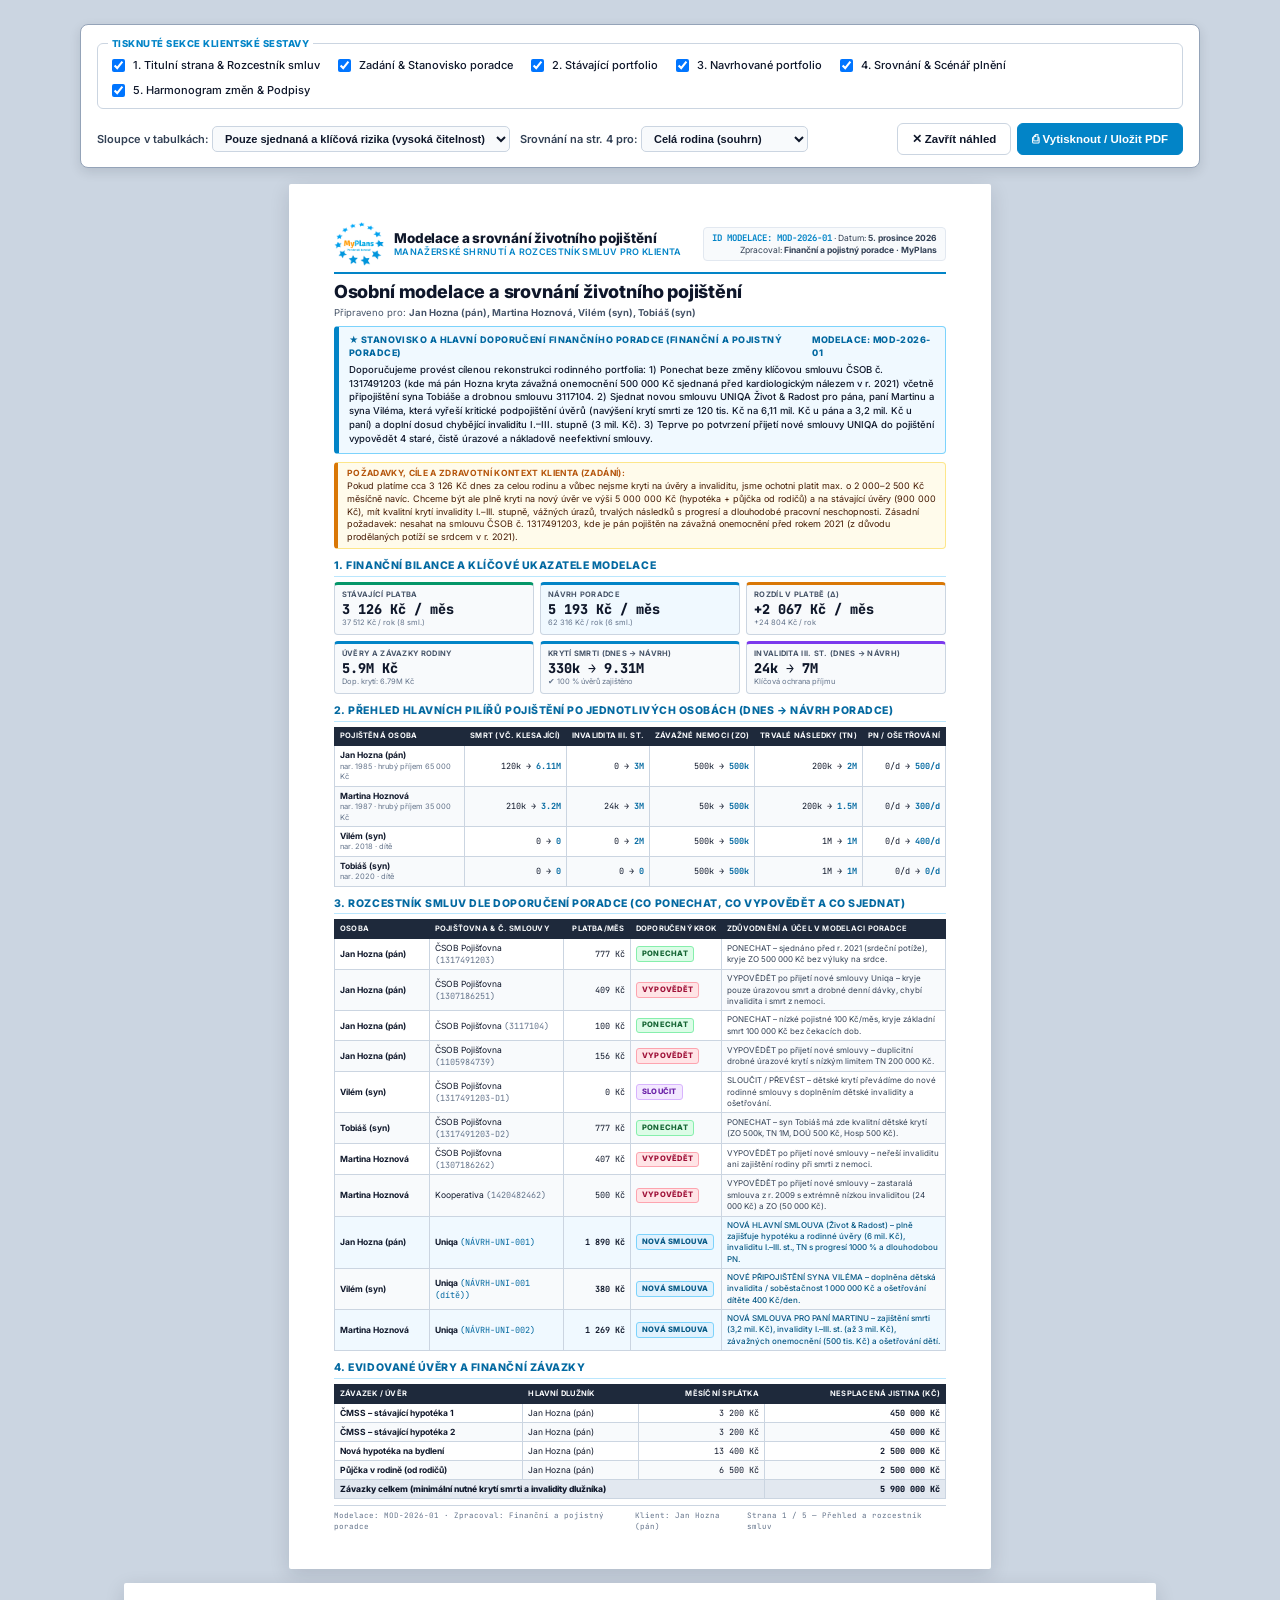
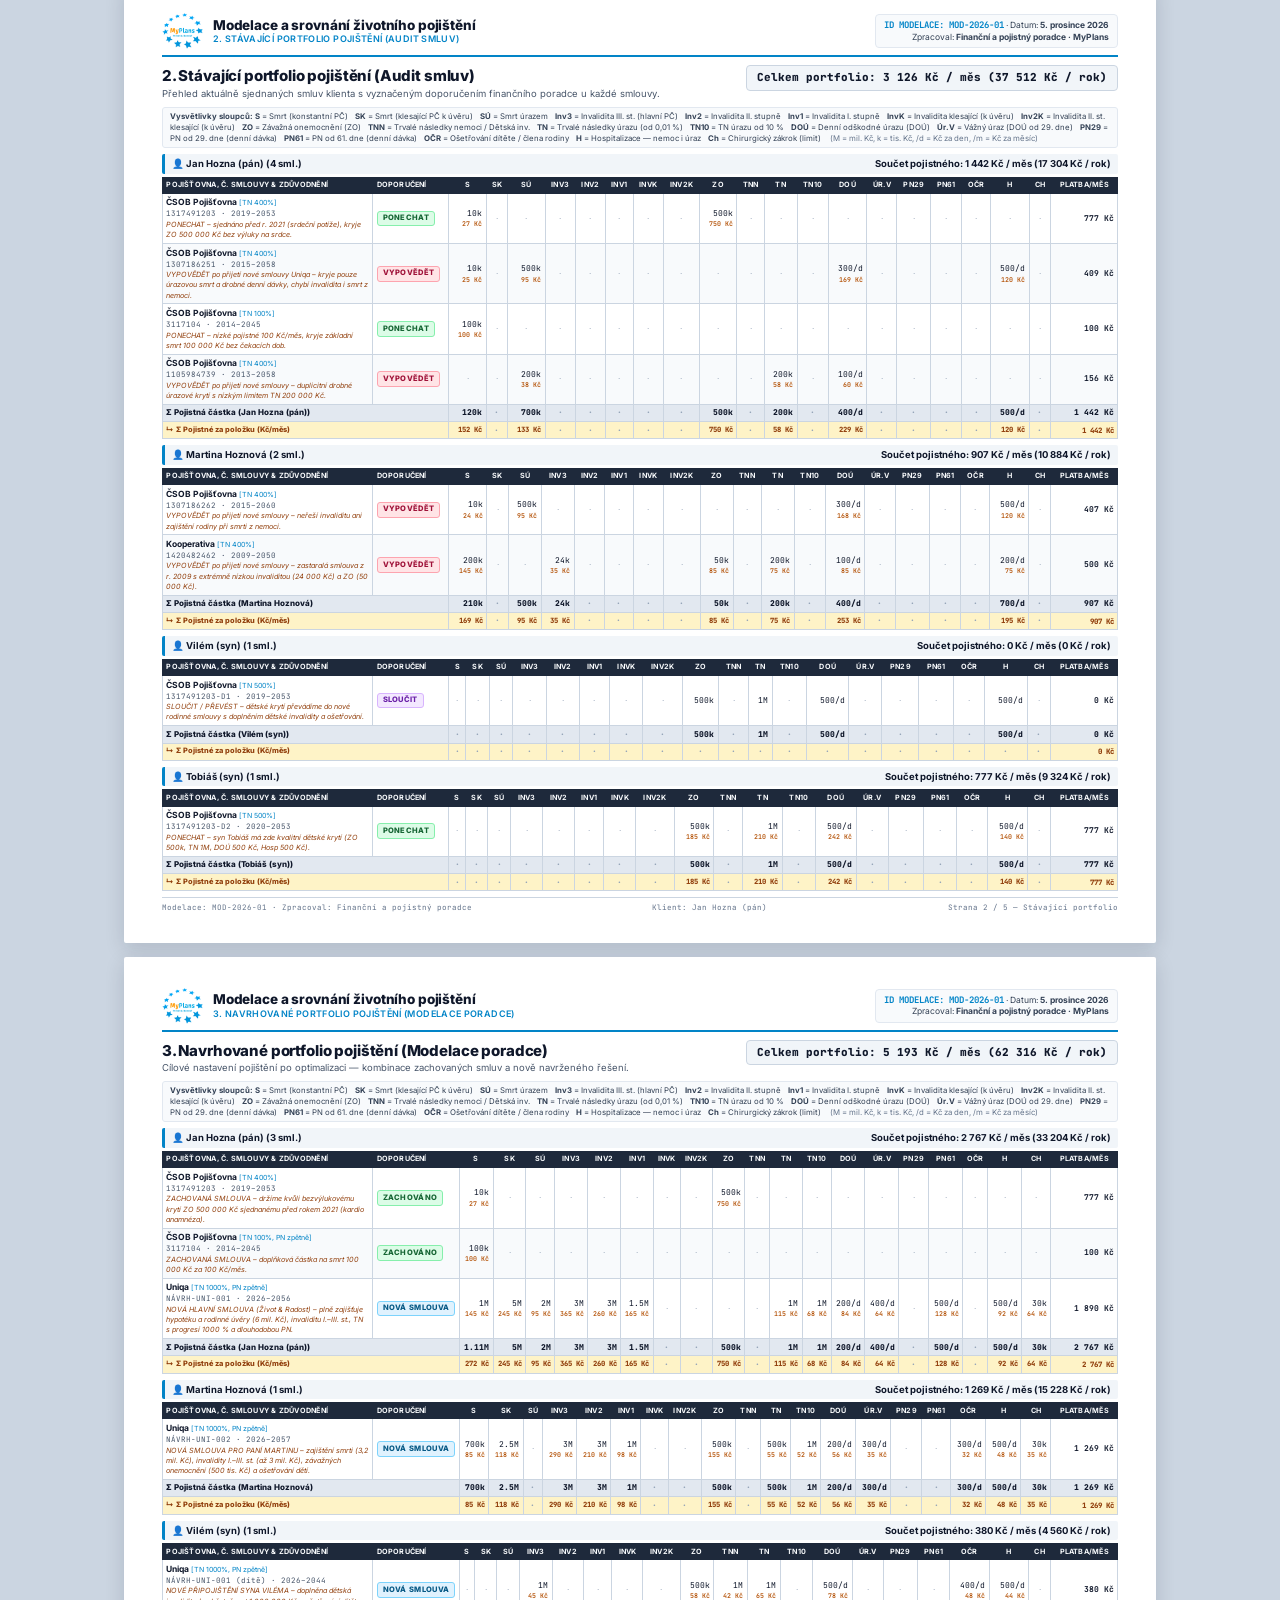
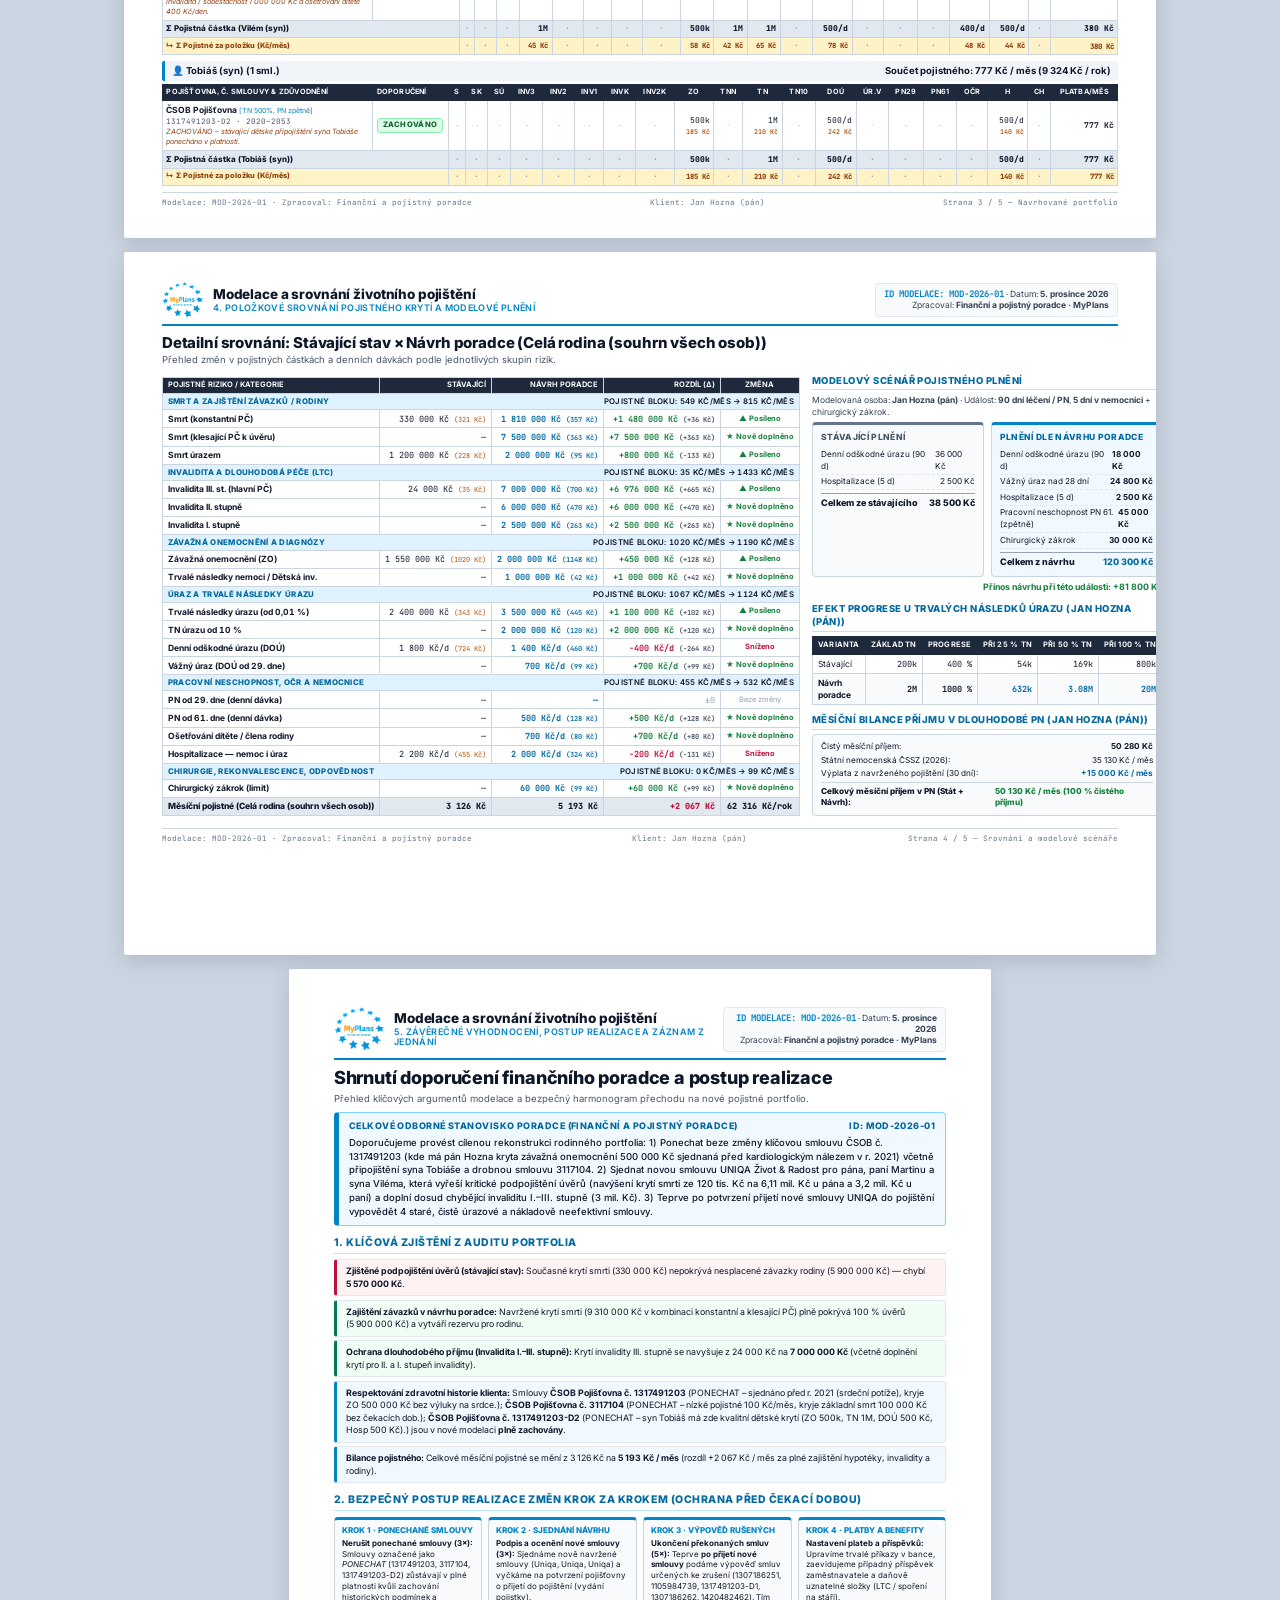
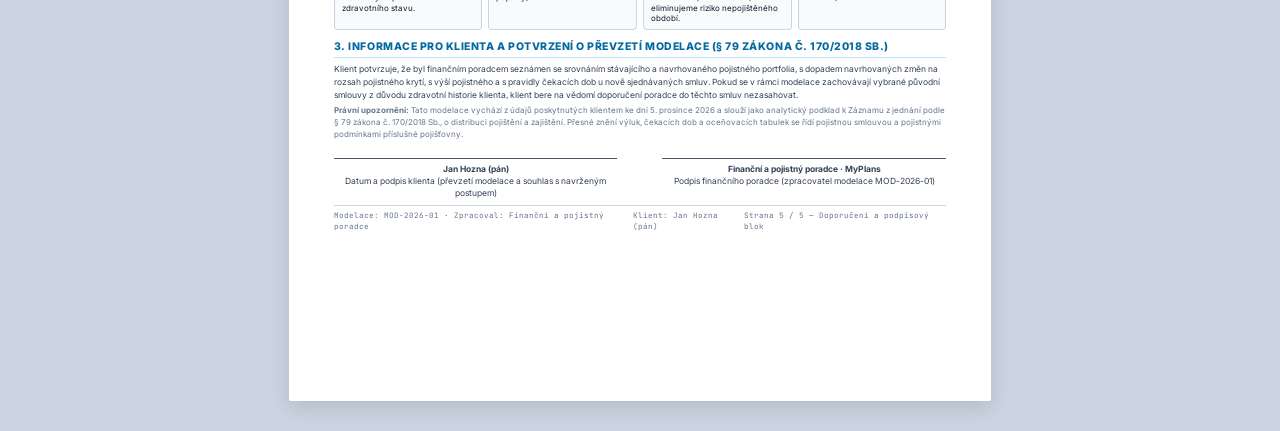
<file: soubory/tisk.html>
<!DOCTYPE html>
<html lang="cs">
<head>
    <meta charset="UTF-8">
    <meta name="viewport" content="width=device-width, initial-scale=1.0">
    <title>Srovnání a modelace životního pojištění – Klientská sestava</title>
    <script src="insurance-data.js?v=20261105_7"></script>
    <style>
        @import url('https://fonts.googleapis.com/css2?family=Inter:wght@300;400;500;600;700;800&family=JetBrains+Mono:wght@400;500;700&display=swap');

        *, *::before, *::after { box-sizing: border-box; }

        :root {
            /* A4 landscape inner area at 12mm margin = 273×186mm */
            --page-w: 273mm;
            --page-h: 186mm;
        }

        body {
            font-family: 'Inter', sans-serif;
            background: #cbd5e1;
            color: #0f172a;
            margin: 0;
            padding: 16px;
            font-size: 10px;
            line-height: 1.42;
        }

        /* ── TOOLBAR (skryto při tisku) ── */
        .toolbar {
            max-width: 1120px;
            margin: 8px auto 16px;
            background: #ffffff;
            border: 1px solid #94a3b8;
            border-radius: 8px;
            padding: 12px 16px;
            display: flex;
            align-items: center;
            flex-wrap: wrap;
            gap: 14px;
            box-shadow: 0 4px 12px rgba(15,23,42,.12);
        }
        .toolbar fieldset {
            border: 1px solid #cbd5e1;
            border-radius: 6px;
            margin: 0;
            padding: 6px 10px 8px;
            flex: 1 1 auto;
        }
        .toolbar legend {
            font-size: 9.5px;
            font-weight: 800;
            text-transform: uppercase;
            letter-spacing: 0.05em;
            color: #0284c7;
            padding: 0 4px;
        }
        .toolbar .checks {
            display: flex;
            flex-wrap: wrap;
            gap: 6px 14px;
        }
        .toolbar .checks label {
            display: inline-flex;
            align-items: center;
            gap: 5px;
            font-size: 11px;
            color: #0f172a;
            font-weight: 500;
            cursor: pointer;
        }
        .toolbar select {
            font-size: 11px;
            padding: 5px 8px;
            border: 1px solid #cbd5e1;
            border-radius: 5px;
            background: #f8fafc;
            color: #0f172a;
            font-weight: 600;
        }
        .toolbar button {
            font-size: 11.5px;
            font-weight: 700;
            padding: 8px 14px;
            border: 1px solid #cbd5e1;
            border-radius: 6px;
            background: #ffffff;
            color: #0f172a;
            cursor: pointer;
        }
        .toolbar button:hover { background: #f1f5f9; }
        .toolbar button.primary { background: #0284c7; color: white; border-color: #0284c7; }
        .toolbar button.primary:hover { background: #0369a1; }

        /* ── PAGES ── */
        .page {
            width: var(--page-w);
            min-height: var(--page-h);
            margin: 0 auto 14px;
            background: #ffffff;
            padding: 8mm 10mm;
            box-shadow: 0 6px 20px rgba(15,23,42,.14);
            border-radius: 2px;
            page-break-after: always;
            position: relative;
            overflow: hidden;
        }
        .page:last-of-type { page-break-after: auto; }

        .page.portrait {
            width: 186mm;
            min-height: 273mm;
            padding: 10mm 12mm;
        }

        /* ── LETTERHEAD (Hlavička s jasnou identifikací poradce a modelace) ── */
        .letterhead {
            display: flex;
            justify-content: space-between;
            align-items: center;
            border-bottom: 2.5px solid #0284c7;
            padding-bottom: 6px;
            margin-bottom: 8px;
            gap: 12px;
        }
        .letterhead .brand-with-logo {
            display: flex;
            align-items: center;
            gap: 10px;
        }
        .letterhead .logo-img {
            max-height: 36px;
            max-width: 145px;
            width: auto;
            height: auto;
            object-fit: contain;
        }
        .page.portrait .letterhead .logo-img { max-height: 44px; max-width: 170px; }
        .letterhead .brand {
            font-size: 13.5px;
            font-weight: 800;
            color: #0f172a;
            letter-spacing: -0.01em;
            line-height: 1.15;
        }
        .letterhead .brand .sub {
            font-size: 9px;
            font-weight: 600;
            color: #0284c7;
            display: block;
            margin-top: 1px;
            text-transform: uppercase;
            letter-spacing: 0.04em;
        }
        .letterhead .meta {
            font-size: 8.5px;
            color: #334155;
            text-align: right;
            line-height: 1.35;
            background: #f8fafc;
            border: 1px solid #e2e8f0;
            border-radius: 4px;
            padding: 4px 8px;
        }
        .letterhead .meta .model-id {
            font-family: 'JetBrains Mono', monospace;
            font-weight: 700;
            color: #0284c7;
            font-size: 9px;
        }

        h1.doc-title {
            font-size: 15px;
            font-weight: 800;
            color: #0f172a;
            margin: 0 0 2px 0;
            letter-spacing: -0.01em;
            line-height: 1.15;
        }
        .page.portrait h1.doc-title { font-size: 18px; margin-bottom: 3px; }
        p.doc-subtitle {
            font-size: 9.5px;
            color: #475569;
            margin: 0 0 7px 0;
        }

        h2.section {
            font-size: 9.5px;
            font-weight: 800;
            text-transform: uppercase;
            letter-spacing: 0.05em;
            color: #0369a1;
            margin: 8px 0 4px 0;
            padding-bottom: 2px;
            border-bottom: 1.5px solid #bae6fd;
            display: flex;
            align-items: center;
            justify-content: space-between;
        }
        .page.portrait h2.section { font-size: 10.5px; margin: 10px 0 5px 0; }
        h3.subsec {
            font-size: 9.5px;
            font-weight: 700;
            color: #0f172a;
            margin: 6px 0 3px 0;
            display: flex;
            align-items: center;
            justify-content: space-between;
            background: #f1f5f9;
            padding: 3px 7px;
            border-left: 3px solid #0284c7;
            border-radius: 2px;
        }

        /* ── ADVISOR RECOMMENDATION HERO BOX ── */
        .advisor-hero {
            background: #f0f9ff;
            border: 1.5px solid #7dd3fc;
            border-left: 5px solid #0284c7;
            border-radius: 4px;
            padding: 7px 10px;
            margin: 6px 0 8px;
        }
        .advisor-hero .hero-title {
            font-size: 9px;
            font-weight: 800;
            text-transform: uppercase;
            letter-spacing: 0.05em;
            color: #0369a1;
            margin-bottom: 3px;
            display: flex;
            justify-content: space-between;
        }
        .advisor-hero .hero-body {
            font-size: 9.5px;
            line-height: 1.45;
            color: #0f172a;
            font-weight: 500;
        }

        .brief {
            background: #fffbeb;
            border: 1px solid #fde68a;
            border-left: 4px solid #d97706;
            border-radius: 4px;
            padding: 5px 9px;
            font-size: 9px;
            line-height: 1.4;
            color: #451a03;
            margin: 5px 0 7px;
        }
        .brief strong.lbl {
            text-transform: uppercase;
            font-size: 8.5px;
            color: #b45309;
            letter-spacing: 0.04em;
            display: block;
            margin-bottom: 1px;
        }

        /* ── KPI ROW ── */
        .kpi-row {
            display: grid;
            grid-template-columns: repeat(6, 1fr);
            gap: 5px;
            margin: 5px 0 8px;
        }
        .kpi {
            border: 1px solid #cbd5e1;
            border-top: 3px solid #0284c7;
            border-radius: 4px;
            padding: 5px 7px;
            background: #f8fafc;
        }
        .kpi .lbl { font-size: 7.5px; text-transform: uppercase; letter-spacing: 0.04em; color: #475569; font-weight: 700; }
        .kpi .val { font-family: 'JetBrains Mono', monospace; font-size: 12px; font-weight: 800; color: #0f172a; margin-top: 1px; line-height: 1.15; }
        .kpi .sub { font-size: 7.5px; color: #64748b; margin-top: 1px; }
        .kpi.curr { border-top-color: #059669; }
        .kpi.prop { border-top-color: #0284c7; background: #f0f9ff; }
        .kpi.score { border-top-color: #7c3aed; }
        .kpi.diff-pos { border-top-color: #059669; }
        .kpi.diff-neg { border-top-color: #d97706; }

        .page.portrait .kpi-row { grid-template-columns: repeat(3, 1fr); gap: 6px; }
        .page.portrait .kpi .val { font-size: 13.5px; }

        /* ── STATUS BADGES (pro jednoznačnou identifikaci smluv) ── */
        .st-badge {
            display: inline-block;
            font-size: 7.5px;
            font-weight: 800;
            text-transform: uppercase;
            letter-spacing: 0.04em;
            padding: 1.5px 5px;
            border-radius: 3px;
            white-space: nowrap;
            border: 1px solid transparent;
        }
        .status-keep        { background: #dcfce7; color: #166534; border-color: #86efac; }
        .status-modify      { background: #fef3c7; color: #92400e; border-color: #fde68a; }
        .status-cancel      { background: #ffe4e6; color: #9f1239; border-color: #fda4af; }
        .status-consolidate { background: #f3e8ff; color: #6b21a8; border-color: #d8b4fe; }
        .status-new         { background: #e0f2fe; color: #075985; border-color: #7dd3fc; }

        /* ── TABLES ── */
        table.t {
            width: 100%;
            border-collapse: collapse;
            margin: 3px 0 6px;
            font-size: 8.5px;
            table-layout: auto;
        }
        table.t th {
            background: #1e293b;
            color: #f8fafc;
            font-weight: 700;
            padding: 3.5px 5px;
            text-align: left;
            text-transform: uppercase;
            letter-spacing: 0.03em;
            font-size: 7.5px;
            border: 1px solid #1e293b;
            white-space: nowrap;
        }
        table.t td {
            padding: 3px 5px;
            border: 1px solid #cbd5e1;
            vertical-align: middle;
            font-size: 8.5px;
        }
        table.t tr:nth-child(even) td { background: #f8fafc; }
        table.t td.num {
            font-family: 'JetBrains Mono', monospace;
            font-variant-numeric: tabular-nums;
            text-align: right;
            white-space: nowrap;
        }
        table.t th.num { text-align: right; }
        table.t td.dash { text-align: center; color: #94a3b8; }
        table.t tfoot td {
            background: #e2e8f0 !important;
            font-weight: 800;
            font-family: 'JetBrains Mono', monospace;
            text-align: right;
            border-top: 1.5px solid #475569;
            font-size: 8.5px;
        }
        table.t tfoot td:first-child { text-align: left; font-family: 'Inter', sans-serif; }

        table.t.wide th, table.t.wide td { padding: 2.5px 3.5px; font-size: 8px; }
        table.t.wide th { font-size: 7.2px; text-align: center; }
        table.t.wide th:first-child, table.t.wide th:nth-child(2) { text-align: left; }
        table.t.wide .meta .insurer { font-weight: 700; color: #0f172a; font-size: 8.5px; }
        table.t.wide .meta .cno { color: #475569; font-family: 'JetBrains Mono', monospace; font-size: 7.5px; }
        table.t.wide .meta .note { color: #92400e; font-style: italic; font-size: 7.2px; margin-top: 1px; }

        /* ── COMPARISON TABLE ── */
        .cmp {
            width: 100%;
            border-collapse: collapse;
            margin: 3px 0 6px;
            font-size: 8.5px;
        }
        .cmp th, .cmp td {
            padding: 2.5px 5px;
            border: 1px solid #cbd5e1;
            text-align: right;
            font-family: 'JetBrains Mono', monospace;
            font-variant-numeric: tabular-nums;
            white-space: nowrap;
        }
        .cmp th { background: #1e293b; color: #f8fafc; font-family: 'Inter', sans-serif; font-size: 7.5px; text-transform: uppercase; font-weight: 700; }
        .cmp th:first-child, .cmp td:first-child { text-align: left; font-family: 'Inter', sans-serif; }
        .cmp tr.grp-row td {
            background: #e0f2fe !important;
            color: #0369a1;
            font-family: 'Inter', sans-serif;
            font-weight: 800;
            font-size: 7.8px;
            text-transform: uppercase;
            letter-spacing: 0.04em;
            text-align: left;
            padding: 2px 5px;
        }
        .cmp tr.total td { background: #e2e8f0; font-weight: 800; border-top: 1.5px solid #475569; }
        .cmp .pos { color: #15803d; font-weight: 700; }
        .cmp .neg { color: #be123c; font-weight: 700; }
        .cmp .zero { color: #94a3b8; }

        /* ── SCENARIO & BOXES ── */
        .scen-grid {
            display: grid;
            grid-template-columns: 1fr 1fr;
            gap: 7px;
            margin: 4px 0;
        }
        .scen-box {
            border: 1px solid #cbd5e1;
            border-radius: 4px;
            padding: 6px 8px;
            background: #f8fafc;
        }
        .scen-box.curr { border-top: 3px solid #64748b; }
        .scen-box.proposed { border-top: 3px solid #0284c7; background: #f0f9ff; }
        .scen-box h4 {
            margin: 0 0 4px 0;
            font-size: 8.5px;
            font-weight: 800;
            text-transform: uppercase;
            letter-spacing: 0.04em;
        }
        .scen-box.curr h4 { color: #475569; }
        .scen-box.proposed h4 { color: #0369a1; }
        .scen-box .row {
            display: flex;
            justify-content: space-between;
            padding: 1.5px 0;
            font-size: 8.2px;
            border-bottom: 1px dashed #e2e8f0;
        }
        .scen-box .row.total { font-weight: 800; border-top: 1.5px solid #94a3b8; border-bottom: none; margin-top: 3px; padding-top: 3px; font-size: 9px; }

        /* ── RECOMMENDATIONS & STEPS ── */
        .reco {
            border-left: 3.5px solid;
            padding: 5px 9px;
            margin: 3.5px 0;
            border-radius: 3px;
            background: #f8fafc;
            font-size: 8.8px;
            line-height: 1.42;
            border-top: 1px solid #e2e8f0;
            border-right: 1px solid #e2e8f0;
            border-bottom: 1px solid #e2e8f0;
        }
        .reco.info { border-left-color: #0284c7; background: #f0f9ff; }
        .reco.warn { border-left-color: #d97706; background: #fffbeb; }
        .reco.danger { border-left-color: #be123c; background: #fef2f2; }
        .reco.success { border-left-color: #047857; background: #f0fdf4; }

        .steps-grid {
            display: grid;
            grid-template-columns: repeat(4, 1fr);
            gap: 6px;
            margin: 6px 0;
        }
        .step-card {
            border: 1px solid #cbd5e1;
            border-top: 3px solid #0284c7;
            border-radius: 4px;
            padding: 5px 7px;
            background: #f8fafc;
            font-size: 8px;
            line-height: 1.35;
        }
        .step-card .step-num {
            font-weight: 800;
            color: #0284c7;
            text-transform: uppercase;
            font-size: 8px;
            margin-bottom: 2px;
        }

        /* ── SIGNATURE BLOCK ── */
        .sig {
            margin-top: 18px;
            display: grid;
            grid-template-columns: 1fr 1fr;
            gap: 45px;
        }
        .sig div {
            border-top: 1.5px solid #475569;
            padding-top: 4px;
            text-align: center;
            font-size: 8.5px;
            color: #334155;
        }

        footer.page-footer {
            margin-top: 6px;
            padding-top: 4px;
            border-top: 1px solid #cbd5e1;
            display: flex;
            justify-content: space-between;
            font-size: 7.5px;
            color: #64748b;
            font-family: 'JetBrains Mono', monospace;
        }

        .landscape-inner { display: block; }

        @media print {
            html, body { background: white !important; padding: 0 !important; margin: 0 !important; }
            .toolbar { display: none !important; }
            @page { size: A4 portrait; margin: 0; }

            .page {
                width: 210mm !important;
                height: 297mm !important;
                min-height: 0 !important;
                max-width: 210mm !important;
                max-height: 297mm !important;
                margin: 0 !important;
                padding: 0 !important;
                box-shadow: none !important;
                border-radius: 0 !important;
                position: relative;
                overflow: hidden !important;
                page-break-after: always;
                page-break-inside: avoid;
                contain: paint;
            }
            .page:last-of-type { page-break-after: auto; }

            .page.portrait {
                padding: 10mm 12mm !important;
            }
            .page.portrait .landscape-inner {
                position: static;
                transform: none;
                width: 100%;
                height: 100%;
                padding: 0;
            }

            .page:not(.portrait) .landscape-inner {
                position: absolute;
                top: 0;
                left: 0;
                width: 273mm;
                height: 186mm;
                padding: 8mm 10mm;
                box-sizing: border-box;
                background: white;
                transform: translate(198mm, 12mm) rotate(90deg);
                transform-origin: top left;
                page-break-inside: avoid;
            }

            .landscape-inner table { page-break-inside: avoid; break-inside: avoid; }
            .landscape-inner tr { page-break-inside: avoid; break-inside: avoid; }
            .page.portrait table { page-break-inside: auto; }
            .page.portrait tr { page-break-inside: avoid; page-break-after: auto; }
            thead { display: table-header-group; }
            tfoot { display: table-footer-group; }
        }
    </style>
</head>
<body>

    <!-- TOOLBAR (skryto při tisku) -->
    <div class="toolbar no-print">
        <fieldset>
            <legend>Tisknuté sekce klientské sestavy</legend>
            <div class="checks">
                <label><input type="checkbox" id="chkCover" checked onchange="render()"> 1. Titulní strana & Rozcestník smluv</label>
                <label><input type="checkbox" id="chkBrief" checked onchange="render()"> Zadání & Stanovisko poradce</label>
                <label><input type="checkbox" id="chkCurrent" checked onchange="render()"> 2. Stávající portfolio</label>
                <label><input type="checkbox" id="chkProposed" checked onchange="render()"> 3. Navrhované portfolio</label>
                <label><input type="checkbox" id="chkCompare" checked onchange="render()"> 4. Srovnání & Scénář plnění</label>
                <label><input type="checkbox" id="chkReco" checked onchange="render()"> 5. Harmonogram změn & Podpisy</label>
            </div>
        </fieldset>
        <div style="display:flex;align-items:center;gap:10px;flex-wrap:wrap;width:100%;justify-content:space-between">
            <div style="display:flex;align-items:center;gap:10px;flex-wrap:wrap">
                <label style="font-size:11px;font-weight:600;color:#334155">
                    Sloupce v tabulkách:
                    <select id="printColMode" onchange="render()">
                        <option value="active" selected>Pouze sjednaná a klíčová rizika (vysoká čitelnost)</option>
                        <option value="core">Hlavních 17 pilířů</option>
                        <option value="all">Všech 32 druhů pojištění</option>
                    </select>
                </label>
                <label style="font-size:11px;font-weight:600;color:#334155">
                    Srovnání na str. 4 pro:
                    <select id="printPersonFilter" onchange="render()">
                        <option value="ALL">Celá rodina (souhrn)</option>
                    </select>
                </label>
            </div>
            <div style="display:flex;gap:6px">
                <button onclick="window.close()">✕ Zavřít náhled</button>
                <button onclick="window.print()" class="primary">⎙ Vytisknout / Uložit PDF</button>
            </div>
        </div>
    </div>

    <div id="printRoot"></div>

    <script>
    /* ════════════════════════════════════════════════════════════════════
       tisk.html — Klientská tisková sestava s jednoznačnou identifikací
       modelace finančního poradce, rozcestníkem smluv a srovnáním po osobách.
       ════════════════════════════════════════════════════════════════════ */
    const D = window.INSURANCE_DATA;
    const STORAGE_KEY = 'insurance_compare_data';
    const DEFAULT_LOGO_URL = 'https://martin-cht.github.io/pojisteni/soubory/logo.png';

    function getCookie(name) {
        try {
            const m = document.cookie.split('; ').find(r => r.startsWith(name + '='));
            return m ? decodeURIComponent(m.split('=')[1]) : '';
        } catch (e) { return ''; }
    }

    let state = {
        clients: [], currentContracts: [], proposedContracts: [], loans: [],
        scenario: {}, adviserBrief: '', advisorRecommendation: '',
        advisorName: '', advisorCompany: '', advisorIco: '', advisorPhone: '', advisorEmail: '',
        modelId: 'MOD-2026-01', logoUrl: ''
    };
    try {
        const raw = localStorage.getItem(STORAGE_KEY);
        if (raw) state = Object.assign(state, JSON.parse(raw));
    } catch (e) {}

    if (!state.advisorName)    state.advisorName    = getCookie('insurance_advisor_name') || '';
    if (!state.advisorCompany || state.advisorCompany === 'Finanční & Pojistné Poradenství') {
        state.advisorCompany = getCookie('insurance_advisor_company') || 'MyPlans';
    }
    if (!state.advisorIco)     state.advisorIco     = getCookie('insurance_advisor_ico') || '';
    if (!state.advisorPhone)   state.advisorPhone   = getCookie('insurance_advisor_phone') || '';
    if (!state.advisorEmail)   state.advisorEmail   = getCookie('insurance_advisor_email') || '';
    if (!state.modelId)        state.modelId        = getCookie('insurance_model_id') || 'MOD-2026-01';
    if (!state.logoUrl)        state.logoUrl        = getCookie('insurance_logo_url') || DEFAULT_LOGO_URL;

    /* Populate person filter in toolbar */
    const pfSel = document.getElementById('printPersonFilter');
    if (pfSel && state.clients && state.clients.length) {
        pfSel.innerHTML = '<option value="ALL">Celá rodina (souhrn)</option>' +
            state.clients.map(c => `<option value="${c.id}">Osoba: ${esc(c.name)}</option>`).join('');
    }

    function num(v) { v = parseFloat(v); return isNaN(v) ? 0 : v; }
    function fmt(n) { return Math.round(num(n)).toLocaleString('cs-CZ', { maximumFractionDigits: 0 }); }
    function fmtCZK(n) { return fmt(n) + ' Kč'; }
    function fmtCZKShort(n) {
        n = num(n);
        if (Math.abs(n) >= 1e6) return (n / 1e6).toFixed(2).replace(/\.?0+$/, '') + 'M';
        if (Math.abs(n) >= 1e3) return Math.round(n / 1e3) + 'k';
        return Math.round(n) + '';
    }
    function fmtCatValue(v, cat) {
        v = num(v);
        if (!v) return '—';
        if (cat.kind === 'daily') return v.toLocaleString('cs-CZ') + ' Kč/d';
        if (cat.kind === 'monthly') return v.toLocaleString('cs-CZ') + ' Kč/m';
        return fmtCZK(v);
    }
    function fmtCatShort(v, cat) {
        v = num(v);
        if (!v) return '·';
        if (cat.kind === 'daily') return v + '/d';
        if (cat.kind === 'monthly') return fmtCZKShort(v) + '/m';
        return fmtCZKShort(v);
    }
    function esc(s) {
        return String(s == null ? '' : s).replace(/[&<>"']/g, c => ({ '&': '&amp;', '<': '&lt;', '>': '&gt;', '"': '&quot;', "'": '&#39;' }[c]));
    }
    function clientName(id) {
        const c = (state.clients || []).find(c => c.id === id);
        return c ? c.name : '(nepřiřazeno)';
    }
    function advisorName() { return (state.advisorName || '').trim() || 'Finanční a pojistný poradce'; }
    function advisorFullLine() {
        const parts = [advisorName()];
        if (state.advisorCompany && state.advisorCompany.trim()) parts.push(state.advisorCompany.trim());
        if (state.advisorIco && state.advisorIco.trim()) parts.push(state.advisorIco.trim());
        return parts.join(' · ');
    }
    function advisorContactLine() {
        const parts = [];
        if (state.advisorPhone && state.advisorPhone.trim()) parts.push('Tel: ' + state.advisorPhone.trim());
        if (state.advisorEmail && state.advisorEmail.trim()) parts.push(state.advisorEmail.trim());
        return parts.join(' · ');
    }
    function logoHtml() {
        const url = (state.logoUrl || '').trim();
        if (!url) return '';
        return `<img src="${esc(url)}" alt="Logo" class="logo-img" onerror="this.style.display='none'">`;
    }

    function premMonthly(c) {
        const f = c.conditions && c.conditions.paymentFrequency;
        const p = num(c.premium);
        if (f === 'yearly') return p / 12;
        if (f === 'quarterly') return p / 3;
        if (f === 'singlepay') return 0;
        return p;
    }
    function sumPrem(list) { return (list || []).reduce((s, c) => s + premMonthly(c), 0); }
    function sumItem(list, key) { return (list || []).reduce((s, c) => s + num(c.items && c.items[key]), 0); }
    function sumItemFor(list, cid, key) { return (list || []).filter(c => c.clientId === cid).reduce((s, c) => s + num(c.items && c.items[key]), 0); }
    function itemPremOf(c, key) {
        if (c.itemPremiums && num(c.itemPremiums[key]) > 0) return num(c.itemPremiums[key]);
        if (D.estimateItemPremiums && num(c.premium) > 0) {
            c._estPrem = c._estPrem || D.estimateItemPremiums(c.items || {}, premMonthly(c));
            return num(c._estPrem[key]);
        }
        return 0;
    }
    function sumItemPrem(list, key) { return (list || []).reduce((s, c) => s + itemPremOf(c, key), 0); }
    function sumItemPremFor(list, cid, key) { return (list || []).filter(c => c.clientId === cid).reduce((s, c) => s + itemPremOf(c, key), 0); }
    function sumLoans() { return (state.loans || []).reduce((s, l) => s + num(l.amount), 0); }

    function statusBadgeHtml(c, which) {
        const list = D.CONTRACT_ACTIONS[which] || [];
        const key = which === 'current' ? (c.actionStatus || 'keep') : (c.proposalStatus || 'new');
        const found = list.find(a => a.key === key) || list[0];
        return `<span class="st-badge ${found.printCls}">${esc(found.short)}</span>`;
    }

    function getPrintCategories() {
        const mode = document.getElementById('printColMode')?.value || 'active';
        if (mode === 'all') return D.CATEGORIES;
        if (mode === 'core') return D.CATEGORIES.filter(c => c.core);
        const baseKeys = new Set(['smrt', 'smrtKles', 'invalidita', 'inv2', 'inv1', 'invKles', 'inv2Kles', 'zavOn', 'tnUraz', 'uraz', 'hosp', 'pn28']);
        return D.CATEGORIES.filter(c =>
            baseKeys.has(c.key) ||
            sumItem(state.currentContracts, c.key) > 0 ||
            sumItem(state.proposedContracts, c.key) > 0
        );
    }

    function buildHeaderHtml(subTitle, today) {
        const contact = advisorContactLine();
        return `
            <div class="letterhead">
                <div class="brand-with-logo">
                    ${logoHtml()}
                    <div class="brand">
                        Modelace a srovnání životního pojištění
                        <span class="sub">${esc(subTitle)}</span>
                    </div>
                </div>
                <div class="meta">
                    <span class="model-id">ID MODELACE: ${esc(state.modelId || 'MOD-2026-01')}</span> · Datum: <strong>${today}</strong><br>
                    Zpracoval: <strong>${esc(advisorFullLine())}</strong>
                    ${contact ? `<br>${esc(contact)}` : ''}
                </div>
            </div>
        `;
    }

    function buildFooterHtml(pageLabel) {
        return `
            <footer class="page-footer">
                <span>Modelace: ${esc(state.modelId || 'MOD-2026-01')} · Zpracoval: ${esc(advisorName())}</span>
                <span>Klient: ${esc(state.clients[0]?.name || 'Rodinné portfolio')}</span>
                <span>${esc(pageLabel)}</span>
            </footer>
        `;
    }

    /* ─────────────────────────────────────────────────────────────────
       HLAVNÍ RENDER
       ───────────────────────────────────────────────────────────────── */
    function render() {
        const root = document.getElementById('printRoot');
        root.innerHTML = '';
        const chk = id => { const e = document.getElementById(id); return e ? e.checked : true; };
        const showBrief = chk('chkBrief');
        const today = new Date().toLocaleDateString('cs-CZ', { day: 'numeric', month: 'long', year: 'numeric' });
        const curM = sumPrem(state.currentContracts);
        const newM = sumPrem(state.proposedContracts);
        const diffM = newM - curM;

        if (chk('chkCover'))    root.appendChild(buildPage1(today, curM, newM, diffM, showBrief));
        if (chk('chkCurrent'))  root.appendChild(buildPortfolioPage(state.currentContracts, 'current', '2. Stávající portfolio pojištění (Audit smluv)', 'Přehled aktuálně sjednaných smluv klienta s vyznačeným doporučením finančního poradce u každé smlouvy.', today));
        if (chk('chkProposed')) root.appendChild(buildPortfolioPage(state.proposedContracts, 'proposed', '3. Navrhované portfolio pojištění (Modelace poradce)', 'Cílové nastavení pojištění po optimalizaci — kombinace zachovaných smluv a nově navrženého řešení.', today));
        if (chk('chkCompare'))  root.appendChild(buildComparePage(today, curM, newM, diffM));
        if (chk('chkReco'))     root.appendChild(buildRecoPage(today, curM, newM, diffM));
    }

    /* STRANA 1: TITULNÍ STRANA, STANOVISKO PORADCE, PŘEHLED PO OSOBÁCH A ROZCESTNÍK SMLUV */
    function buildPage1(today, curM, newM, diffM, showBrief) {
        const p = document.createElement('div');
        p.className = 'page portrait';

        const loanTotal = sumLoans();
        const curDeath = sumItem(state.currentContracts, 'smrt') + sumItem(state.currentContracts, 'smrtKles');
        const newDeath = sumItem(state.proposedContracts, 'smrt') + sumItem(state.proposedContracts, 'smrtKles');
        const curInv3  = sumItem(state.currentContracts, 'invalidita') + sumItem(state.currentContracts, 'invKles');
        const newInv3  = sumItem(state.proposedContracts, 'invalidita') + sumItem(state.proposedContracts, 'invKles');

        /* Přehled zajištění po jednotlivých osobách (Dnes -> Návrh poradce) */
        const personRows = (state.clients || []).map(c => {
            const cSmrtCur = sumItemFor(state.currentContracts, c.id, 'smrt') + sumItemFor(state.currentContracts, c.id, 'smrtKles');
            const cSmrtNew = sumItemFor(state.proposedContracts, c.id, 'smrt') + sumItemFor(state.proposedContracts, c.id, 'smrtKles');
            const cInvCur  = sumItemFor(state.currentContracts, c.id, 'invalidita') + sumItemFor(state.currentContracts, c.id, 'invKles') + sumItemFor(state.currentContracts, c.id, 'trvaleNasledkyNemoc');
            const cInvNew  = sumItemFor(state.proposedContracts, c.id, 'invalidita') + sumItemFor(state.proposedContracts, c.id, 'invKles') + sumItemFor(state.proposedContracts, c.id, 'trvaleNasledkyNemoc');
            const cZoCur   = sumItemFor(state.currentContracts, c.id, 'zavOn') + sumItemFor(state.currentContracts, c.id, 'zavOnKles');
            const cZoNew   = sumItemFor(state.proposedContracts, c.id, 'zavOn') + sumItemFor(state.proposedContracts, c.id, 'zavOnKles');
            const cTnCur   = sumItemFor(state.currentContracts, c.id, 'tnUraz') + sumItemFor(state.currentContracts, c.id, 'tnUraz10');
            const cTnNew   = sumItemFor(state.proposedContracts, c.id, 'tnUraz') + sumItemFor(state.proposedContracts, c.id, 'tnUraz10');
            const cPnCur   = sumItemFor(state.currentContracts, c.id, 'pn15') + sumItemFor(state.currentContracts, c.id, 'pn28') + sumItemFor(state.currentContracts, c.id, 'pn61') + sumItemFor(state.currentContracts, c.id, 'osetrovani');
            const cPnNew   = sumItemFor(state.proposedContracts, c.id, 'pn15') + sumItemFor(state.proposedContracts, c.id, 'pn28') + sumItemFor(state.proposedContracts, c.id, 'pn61') + sumItemFor(state.proposedContracts, c.id, 'osetrovani');

            return `<tr>
                <td>
                    <strong>${esc(c.name)}</strong>
                    <div style="font-size:7.5px;color:#64748b">${c.birthYear ? `nar. ${c.birthYear}` : ''}${num(c.incomeGross) > 0 ? ` · hrubý příjem ${fmtCZK(c.incomeGross)}` : ' · dítě'}</div>
                </td>
                <td class="num">${fmtCZKShort(cSmrtCur)} → <strong style="color:#0369a1">${fmtCZKShort(cSmrtNew)}</strong></td>
                <td class="num">${fmtCZKShort(cInvCur)} → <strong style="color:#0369a1">${fmtCZKShort(cInvNew)}</strong></td>
                <td class="num">${fmtCZKShort(cZoCur)} → <strong style="color:#0369a1">${fmtCZKShort(cZoNew)}</strong></td>
                <td class="num">${fmtCZKShort(cTnCur)} → <strong style="color:#0369a1">${fmtCZKShort(cTnNew)}</strong></td>
                <td class="num">${cPnCur}/d → <strong style="color:#0369a1">${cPnNew}/d</strong></td>
            </tr>`;
        }).join('');

        /* Rozcestník smluv (Co ponechat, co zrušit, co sjednat) */
        const actionRows = [
            ...(state.currentContracts || []).map(c => `<tr>
                <td><strong>${esc(clientName(c.clientId))}</strong></td>
                <td>${esc(c.insurer || '—')} <span style="font-family:'JetBrains Mono',monospace;color:#64748b">(${esc(c.contractNo || '—')})</span></td>
                <td class="num">${fmtCZK(premMonthly(c))}</td>
                <td>${statusBadgeHtml(c, 'current')}</td>
                <td style="font-size:8px;color:#334155">${esc(c.actionReason || c.note || 'Dle auditu stávajícího portfolia')}</td>
            </tr>`),
            ...(state.proposedContracts || []).filter(c => c.proposalStatus === 'new' || c.proposalStatus === 'modified').map(c => `<tr style="background:#f0f9ff">
                <td><strong>${esc(clientName(c.clientId))}</strong></td>
                <td><strong>${esc(c.insurer || '—')}</strong> <span style="font-family:'JetBrains Mono',monospace;color:#0369a1">(${esc(c.contractNo || 'NÁVRH')})</span></td>
                <td class="num"><strong>${fmtCZK(premMonthly(c))}</strong></td>
                <td>${statusBadgeHtml(c, 'proposed')}</td>
                <td style="font-size:8px;color:#075985;font-weight:500">${esc(c.actionReason || c.note || 'Nově navržená smlouva dle modelace poradce')}</td>
            </tr>`)
        ].join('');

        p.innerHTML = `
            ${buildHeaderHtml('Manažerské shrnutí a rozcestník smluv pro klienta', today)}

            <h1 class="doc-title">Osobní modelace a srovnání životního pojištění</h1>
            <p class="doc-subtitle">Připraveno pro: <strong>${esc(state.clients.length ? state.clients.map(c => c.name).join(', ') : 'Klient')}</strong></p>

            ${showBrief && state.advisorRecommendation ? `
                <div class="advisor-hero">
                    <div class="hero-title">
                        <span>★ Stanovisko a hlavní doporučení finančního poradce (${esc(advisorName())})</span>
                        <span>Modelace: ${esc(state.modelId || 'MOD-2026-01')}</span>
                    </div>
                    <div class="hero-body">${esc(state.advisorRecommendation)}</div>
                </div>
            ` : ''}

            ${showBrief && state.adviserBrief ? `
                <div class="brief">
                    <strong class="lbl">Požadavky, cíle a zdravotní kontext klienta (Zadání):</strong>
                    ${esc(state.adviserBrief)}
                </div>
            ` : ''}

            <h2 class="section"><span>1. Finanční bilance a klíčové ukazatele modelace</span></h2>
            <div class="kpi-row">
                <div class="kpi curr">
                    <div class="lbl">Stávající platba</div>
                    <div class="val">${fmtCZK(curM)} / měs</div>
                    <div class="sub">${fmtCZK(curM * 12)} / rok (${state.currentContracts.length} sml.)</div>
                </div>
                <div class="kpi prop">
                    <div class="lbl">Návrh poradce</div>
                    <div class="val">${fmtCZK(newM)} / měs</div>
                    <div class="sub">${fmtCZK(newM * 12)} / rok (${state.proposedContracts.length} sml.)</div>
                </div>
                <div class="kpi ${diffM > 0 ? 'diff-neg' : 'diff-pos'}">
                    <div class="lbl">Rozdíl v platbě (Δ)</div>
                    <div class="val">${diffM >= 0 ? '+' : ''}${fmtCZK(diffM)} / měs</div>
                    <div class="sub">${diffM >= 0 ? '+' : ''}${fmtCZK(diffM * 12)} / rok</div>
                </div>
                <div class="kpi">
                    <div class="lbl">Úvěry a závazky rodiny</div>
                    <div class="val">${fmtCZKShort(loanTotal)} Kč</div>
                    <div class="sub">Dop. krytí: ${fmtCZKShort(Math.round(loanTotal * 1.15))} Kč</div>
                </div>
                <div class="kpi">
                    <div class="lbl">Krytí smrti (Dnes → Návrh)</div>
                    <div class="val">${fmtCZKShort(curDeath)} → ${fmtCZKShort(newDeath)}</div>
                    <div class="sub">${newDeath >= loanTotal ? '✔ 100 % úvěrů zajištěno' : 'Částečné krytí'}</div>
                </div>
                <div class="kpi score">
                    <div class="lbl">Invalidita III. st. (Dnes → Návrh)</div>
                    <div class="val">${fmtCZKShort(curInv3)} → ${fmtCZKShort(newInv3)}</div>
                    <div class="sub">Klíčová ochrana příjmu</div>
                </div>
            </div>

            <h2 class="section"><span>2. Přehled hlavních pilířů pojištění po jednotlivých osobách (Dnes → Návrh poradce)</span></h2>
            <table class="t">
                <thead>
                    <tr>
                        <th>Pojištěná osoba</th>
                        <th class="num">Smrt (vč. klesající)</th>
                        <th class="num">Invalidita III. st.</th>
                        <th class="num">Závažné nemoci (ZO)</th>
                        <th class="num">Trvalé následky (TN)</th>
                        <th class="num">PN / Ošetřování</th>
                    </tr>
                </thead>
                <tbody>${personRows}</tbody>
            </table>

            <h2 class="section"><span>3. Rozcestník smluv dle doporučení poradce (Co ponechat, co vypovědět a co sjednat)</span></h2>
            <table class="t">
                <thead>
                    <tr>
                        <th style="width:16%">Osoba</th>
                        <th style="width:22%">Pojišťovna & č. smlouvy</th>
                        <th class="num" style="width:11%">Platba/měs</th>
                        <th style="width:14%">Doporučený krok</th>
                        <th style="width:37%">Zdůvodnění a účel v modelaci poradce</th>
                    </tr>
                </thead>
                <tbody>${actionRows}</tbody>
            </table>

            <h2 class="section"><span>4. Evidované úvěry a finanční závazky</span></h2>
            <table class="t">
                <thead>
                    <tr><th>Závazek / Úvěr</th><th>Hlavní dlužník</th><th class="num">Měsíční splátka</th><th class="num">Nesplacená jistina (Kč)</th></tr>
                </thead>
                <tbody>
                    ${(state.loans || []).map(l => `<tr>
                        <td><strong>${esc(l.name)}</strong></td>
                        <td>${esc(clientName(l.linkedClientId))}</td>
                        <td class="num">${l.monthlyPayment ? fmtCZK(l.monthlyPayment) : '—'}</td>
                        <td class="num"><strong>${fmtCZK(l.amount)}</strong></td>
                    </tr>`).join('') || '<tr><td colspan="4" style="text-align:center;color:#94a3b8;font-style:italic">— žádné evidované úvěry —</td></tr>'}
                </tbody>
                ${(state.loans || []).length ? `<tfoot>
                    <tr><td colspan="3">Závazky celkem (minimální nutné krytí smrti a invalidity dlužníka)</td><td class="num">${fmtCZK(loanTotal)}</td></tr>
                </tfoot>` : ''}
            </table>

            ${buildFooterHtml('Strana 1 / 5 — Přehled a rozcestník smluv')}
        `;
        return p;
    }

    /* STRANA 2 & 3: DETAILNÍ TABULKY PORTFOLIA (STÁVAJÍCÍ / NÁVRH) */
    function buildPortfolioPage(list, which, title, subtitle, today) {
        const p = document.createElement('div');
        p.className = 'page';
        const visCats = getPrintCategories();

        const blocks = (state.clients || []).map(person => {
            const items = (list || []).filter(c => c.clientId === person.id);
            if (!items.length) return '';
            const personPrem = items.reduce((s, c) => s + premMonthly(c), 0);

            const rows = items.map(c => {
                const prog = c.conditions && c.conditions.tnProgression ? `TN ${c.conditions.tnProgression}%` : '';
                const retro = c.conditions && c.conditions.pnRetroactive ? 'PN zpětně' : '';
                const tags = [prog, retro].filter(Boolean).join(', ');
                return `
                <tr>
                    <td class="meta">
                        <div class="insurer">${esc(c.insurer || '—')} ${tags ? `<span style="font-weight:400;color:#0284c7;font-size:7px">[${esc(tags)}]</span>` : ''}</div>
                        <div class="cno">${esc(c.contractNo || '—')}${c.start || c.end ? ` · ${c.start || '?'}–${c.end || '?'}` : ''}</div>
                        ${(c.actionReason || c.note) ? `<div class="note">${esc(c.actionReason || c.note)}</div>` : ''}
                    </td>
                    <td>${statusBadgeHtml(c, which)}</td>
                    ${visCats.map(cat => {
                        const v = num(c.items && c.items[cat.key]);
                        const pv = itemPremOf(c, cat.key);
                        if (!v && !pv) return `<td class="dash">·</td>`;
                        return `<td class="num"><div>${fmtCatShort(v, cat)}</div>${pv > 0 ? `<div style="font-size:6.6px;color:#b45309;font-weight:600">${pv} Kč</div>` : ''}</td>`;
                    }).join('')}
                    <td class="num"><strong>${fmtCZK(premMonthly(c))}</strong></td>
                </tr>`;
            }).join('');

            const totals = visCats.map(cat => {
                const v = sumItemFor(list, person.id, cat.key);
                if (!v) return `<td class="dash">·</td>`;
                return `<td class="num">${fmtCatShort(v, cat)}</td>`;
            }).join('');

            const premTotals = visCats.map(cat => {
                const pv = sumItemPremFor(list, person.id, cat.key);
                if (!pv) return `<td class="dash" style="background:#fef3c7 !important;color:#94a3b8">·</td>`;
                return `<td class="num" style="background:#fef3c7 !important;color:#92400e;font-size:7.2px">${pv} Kč</td>`;
            }).join('');
            const personSumIP = visCats.reduce((acc, cat) => acc + sumItemPremFor(list, person.id, cat.key), 0);

            return `
                <h3 class="subsec">
                    <span>👤 ${esc(person.name)} (${items.length} sml.)</span>
                    <span>Součet pojistného: ${fmtCZK(personPrem)} / měs (${fmtCZK(personPrem * 12)} / rok)</span>
                </h3>
                <table class="t wide">
                    <thead>
                        <tr>
                            <th style="width:22%">Pojišťovna, č. smlouvy & zdůvodnění</th>
                            <th style="width:8%">Doporučení</th>
                            ${visCats.map(c => `<th class="num" title="${esc(c.label)}">${esc(c.mini)}</th>`).join('')}
                            <th class="num" style="width:7%">Platba/měs</th>
                        </tr>
                    </thead>
                    <tbody>${rows}</tbody>
                    <tfoot>
                        <tr>
                            <td colspan="2">Σ Pojistná částka (${esc(person.name)})</td>
                            ${totals}
                            <td class="num">${fmtCZK(personPrem)}</td>
                        </tr>
                        <tr>
                            <td colspan="2" style="background:#fef3c7 !important;color:#92400e;font-size:7.4px">↳ Σ Pojistné za položku (Kč/měs)</td>
                            ${premTotals}
                            <td class="num" style="background:#fef3c7 !important;color:#92400e;font-size:7.4px">${fmtCZK(personSumIP)}</td>
                        </tr>
                    </tfoot>
                </table>
            `;
        }).filter(Boolean).join('');

        const totalAll = sumPrem(list);

        p.innerHTML = `
            <div class="landscape-inner">
                ${buildHeaderHtml(title, today)}
                <div style="display:flex;justify-content:space-between;align-items:baseline">
                    <div>
                        <h1 class="doc-title">${esc(title)}</h1>
                        <p class="doc-subtitle">${esc(subtitle)}</p>
                    </div>
                    <div style="font-family:'JetBrains Mono',monospace;font-size:11px;font-weight:800;color:#0f172a;background:#f1f5f9;padding:4px 10px;border-radius:4px;border:1px solid #cbd5e1">
                        Celkem portfolio: ${fmtCZK(totalAll)} / měs (${fmtCZK(totalAll * 12)} / rok)
                    </div>
                </div>

                <div style="font-size:7.8px;color:#334155;background:#f8fafc;border:1px solid #e2e8f0;padding:3px 7px;border-radius:3px;margin-bottom:4px">
                    <strong>Vysvětlivky sloupců:</strong>
                    ${visCats.map(c => `<span style="margin-right:7px"><strong>${esc(c.mini)}</strong> = ${esc(c.label)}</span>`).join('')}
                    <span style="color:#64748b">(M = mil. Kč, k = tis. Kč, /d = Kč za den, /m = Kč za měsíc)</span>
                </div>

                ${blocks || '<p style="font-style:italic;color:#94a3b8">Žádné smlouvy v této sekci.</p>'}

                ${buildFooterHtml(which === 'current' ? 'Strana 2 / 5 — Stávající portfolio' : 'Strana 3 / 5 — Navrhované portfolio')}
            </div>
        `;
        return p;
    }

    /* STRANA 4: POLOŽKOVÉ SROVNÁNÍ PO SKUPINÁCH + MODELOVÝ SCÉNÁŘ + PROGRESE TN */
    function buildComparePage(today, curM, newM, diffM) {
        const p = document.createElement('div');
        p.className = 'page';
        const pFilter = document.getElementById('printPersonFilter')?.value || 'ALL';
        const filterList = list => pFilter === 'ALL' ? list : (list || []).filter(c => c.clientId === pFilter);
        const curList = filterList(state.currentContracts);
        const newList = filterList(state.proposedContracts);
        const filterLabel = pFilter === 'ALL' ? 'Celá rodina (souhrn všech osob)' : `Osoba: ${clientName(pFilter)}`;

        const visCats = getPrintCategories();
        let rowsHtml = '';
        D.CATEGORY_GROUPS.forEach(grp => {
            const grpCats = visCats.filter(c => c.group === grp.key);
            if (!grpCats.length) return;
            const grpCurP = grpCats.reduce((acc, c) => acc + sumItemPrem(curList, c.key), 0);
            const grpNewP = grpCats.reduce((acc, c) => acc + sumItemPrem(newList, c.key), 0);
            rowsHtml += `<tr class="grp-row"><td colspan="5">${esc(grp.label)} <span style="float:right;font-weight:600;color:#0f172a">Pojistné bloku: ${grpCurP} Kč/měs → ${grpNewP} Kč/měs</span></td></tr>`;
            grpCats.forEach(cat => {
                const cv = sumItem(curList, cat.key);
                const nv = sumItem(newList, cat.key);
                const cp = sumItemPrem(curList, cat.key);
                const np = sumItemPrem(newList, cat.key);
                if (cv === 0 && nv === 0 && cp === 0 && np === 0 && !['smrt', 'invalidita', 'zavOn', 'tnUraz', 'pn28'].includes(cat.key)) return;
                const diff = nv - cv;
                const diffP = np - cp;
                const cls = diff > 0 ? 'pos' : diff < 0 ? 'neg' : 'zero';
                let verdict = 'Beze změny';
                if (cv === 0 && nv > 0) verdict = '★ Nově doplněno';
                else if (diff > 0)      verdict = '▲ Posíleno';
                else if (cv > 0 && nv === 0) verdict = 'Odebráno';
                else if (diff < 0)      verdict = 'Sníženo';
                else if (cv > 0)        verdict = '● Zachováno';

                rowsHtml += `<tr>
                    <td><strong>${esc(cat.label)}</strong></td>
                    <td>${fmtCatValue(cv, cat)}${cp > 0 ? ` <span style="color:#b45309;font-size:7px">(${cp} Kč)</span>` : ''}</td>
                    <td style="font-weight:700;color:#0369a1">${fmtCatValue(nv, cat)}${np > 0 ? ` <span style="color:#0369a1;font-size:7px;font-weight:600">(${np} Kč)</span>` : ''}</td>
                    <td class="${cls}">${diff === 0 ? '±0' : (diff > 0 ? '+' : '') + fmtCatValue(diff, cat)}${(cp > 0 || np > 0) ? ` <span style="font-size:7px;color:#475569">(${diffP >= 0 ? '+' : ''}${diffP} Kč)</span>` : ''}</td>
                    <td style="font-family:'Inter',sans-serif;font-size:7.5px;text-align:center" class="${cls}">${verdict}</td>
                </tr>`;
            });
        });

        const fCurM = sumPrem(curList);
        const fNewM = sumPrem(newList);
        const fDiffM = fNewM - fCurM;

        /* Scénář plnění */
        const sc = state.scenario || { pnDays: 90, hospDays: 5, ocrDays: 0, injury: 'minor', retroactive: true, tnDamagePct: 35 };
        const person = (pFilter !== 'ALL' ? state.clients.find(c => c.id === pFilter) : state.clients.find(c => c.id === sc.person)) || state.clients[0];

        let scenHtml = '';
        if (person) {
            const pCurItems = state.currentContracts.filter(c => c.clientId === person.id);
            const pNewItems = state.proposedContracts.filter(c => c.clientId === person.id);
            const pnDays = num(sc.pnDays) || 90;
            const hospDays = num(sc.hospDays) || 5;

            const calcBox = (items, useRetroDefault) => {
                const s = k => items.reduce((acc, c) => acc + num(c.items && c.items[k]), 0);
                const hasRetro = useRetroDefault || items.some(c => c.conditions && c.conditions.pnRetroactive);
                const dou = s('uraz') * pnDays;
                const urV = s('urazVelky') * Math.max(0, pnDays - 28);
                const hosp = (s('hosp') + s('hospUraz')) * hospDays;
                const pn28 = hasRetro ? (pnDays >= 29 ? s('pn28') * pnDays : 0) : s('pn28') * Math.max(0, pnDays - 28);
                const pn61 = hasRetro ? (pnDays >= 61 ? s('pn61') * pnDays : 0) : s('pn61') * Math.max(0, pnDays - 60);
                const chir = s('chir');
                const list = [
                    { l: `Denní odškodné úrazu (${pnDays} d)`, v: dou },
                    { l: `Vážný úraz nad 28 dní`, v: urV },
                    { l: `Hospitalizace (${hospDays} d)`, v: hosp },
                    { l: `Pracovní neschopnost PN 29.${hasRetro ? ' (zpětně)' : ''}`, v: pn28 },
                    { l: `Pracovní neschopnost PN 61.${hasRetro ? ' (zpětně)' : ''}`, v: pn61 },
                    { l: `Chirurgický zákrok`, v: chir }
                ].filter(x => x.v > 0);
                const tot = list.reduce((a, b) => a + b.v, 0);
                return { list, tot };
            };

            const curSc = calcBox(pCurItems, false);
            const newSc = calcBox(pNewItems, true);
            const diffSc = newSc.tot - curSc.tot;

            /* Ukázka progrese TN pro danou osobu */
            const curTnBase = sumItemFor(state.currentContracts, person.id, 'tnUraz') + sumItemFor(state.currentContracts, person.id, 'tnUraz10');
            const newTnBase = sumItemFor(state.proposedContracts, person.id, 'tnUraz') + sumItemFor(state.proposedContracts, person.id, 'tnUraz10');
            const curProg = pCurItems.length ? Math.max(...pCurItems.map(c => num(c.conditions && c.conditions.tnProgression) || 400)) : 400;
            const newProg = pNewItems.length ? Math.max(...pNewItems.map(c => num(c.conditions && c.conditions.tnProgression) || 800)) : 800;

            /* Bilance v PN (ČSSZ 2026) */
            const netInc = D.computeNetIncome(person.incomeGross, person.isEntrepreneur);
            const sick = D.computeExactSickLeave(person.incomeGross, person.isEntrepreneur, 60);
            const newPnMonthly = (sumItemFor(state.proposedContracts, person.id, 'pn15') + sumItemFor(state.proposedContracts, person.id, 'pn28') + sumItemFor(state.proposedContracts, person.id, 'pn61')) * 30;

            scenHtml = `
                <div style="font-size:8.5px;color:#334155;margin-bottom:4px">
                    Modelovaná osoba: <strong>${esc(person.name)}</strong> · Událost: <strong>${pnDays} dní léčení / PN</strong>, <strong>${hospDays} dní v nemocnici</strong> + chirurgický zákrok.
                </div>
                <div class="scen-grid">
                    <div class="scen-box curr">
                        <h4>Stávající plnění</h4>
                        ${curSc.list.map(x => `<div class="row"><span>${esc(x.l)}</span><span>${fmtCZK(x.v)}</span></div>`).join('') || '<div class="row"><span>Žádné plnění</span><span>0 Kč</span></div>'}
                        <div class="row total"><span>Celkem ze stávajícího</span><span>${fmtCZK(curSc.tot)}</span></div>
                    </div>
                    <div class="scen-box proposed">
                        <h4>Plnění dle Návrhu poradce</h4>
                        ${newSc.list.map(x => `<div class="row"><span>${esc(x.l)}</span><span><strong>${fmtCZK(x.v)}</strong></span></div>`).join('') || '<div class="row"><span>Žádné plnění</span><span>0 Kč</span></div>'}
                        <div class="row total"><span>Celkem z návrhu</span><span style="color:#0369a1">${fmtCZK(newSc.tot)}</span></div>
                    </div>
                </div>
                <div style="text-align:right;font-size:8.8px;font-weight:700;color:#15803d;margin-bottom:8px">
                    Přínos návrhu při této události: ${diffSc >= 0 ? '+' : ''}${fmtCZK(diffSc)}
                </div>

                <h2 class="section"><span>Efekt progrese u trvalých následků úrazu (${esc(person.name)})</span></h2>
                <table class="t">
                    <thead>
                        <tr>
                            <th>Varianta</th>
                            <th class="num">Základ TN</th>
                            <th class="num">Progrese</th>
                            <th class="num">Při 25 % TN</th>
                            <th class="num">Při 50 % TN</th>
                            <th class="num">Při 100 % TN</th>
                        </tr>
                    </thead>
                    <tbody>
                        <tr>
                            <td>Stávající</td>
                            <td class="num">${fmtCZKShort(curTnBase)}</td>
                            <td class="num">${curProg} %</td>
                            <td class="num">${fmtCZKShort(Math.round(curTnBase * D.computeTnProgressionMultiplier(25, curProg)))}</td>
                            <td class="num">${fmtCZKShort(Math.round(curTnBase * D.computeTnProgressionMultiplier(50, curProg)))}</td>
                            <td class="num">${fmtCZKShort(Math.round(curTnBase * D.computeTnProgressionMultiplier(100, curProg)))}</td>
                        </tr>
                        <tr style="background:#f0f9ff;font-weight:700">
                            <td>Návrh poradce</td>
                            <td class="num">${fmtCZKShort(newTnBase)}</td>
                            <td class="num">${newProg} %</td>
                            <td class="num" style="color:#0369a1">${fmtCZKShort(Math.round(newTnBase * D.computeTnProgressionMultiplier(25, newProg)))}</td>
                            <td class="num" style="color:#0369a1">${fmtCZKShort(Math.round(newTnBase * D.computeTnProgressionMultiplier(50, newProg)))}</td>
                            <td class="num" style="color:#0369a1">${fmtCZKShort(Math.round(newTnBase * D.computeTnProgressionMultiplier(100, newProg)))}</td>
                        </tr>
                    </tbody>
                </table>

                ${netInc > 0 ? `
                    <h2 class="section"><span>Měsíční bilance příjmu v dlouhodobé PN (${esc(person.name)})</span></h2>
                    <div style="background:#f8fafc;border:1px solid #cbd5e1;border-radius:4px;padding:6px 8px;font-size:8.2px">
                        <div style="display:flex;justify-content:space-between;margin-bottom:2px"><span>Čistý měsíční příjem:</span><strong>${fmtCZK(netInc)}</strong></div>
                        <div style="display:flex;justify-content:space-between;margin-bottom:2px"><span>Státní nemocenská ČSSZ (2026):</span><span>${fmtCZK(sick.monthlyAvg)} / měs</span></div>
                        <div style="display:flex;justify-content:space-between;margin-bottom:2px"><span>Výplata z navrženého pojištění (30 dní):</span><strong style="color:#0369a1">+${fmtCZK(newPnMonthly)} / měs</strong></div>
                        <div style="display:flex;justify-content:space-between;border-top:1px solid #cbd5e1;padding-top:3px;margin-top:2px;font-weight:800">
                            <span>Celkový měsíční příjem v PN (Stát + Návrh):</span>
                            <span style="color:#15803d">${fmtCZK(sick.monthlyAvg + newPnMonthly)} / měs (${Math.round((sick.monthlyAvg + newPnMonthly) / netInc * 100)} % čistého příjmu)</span>
                        </div>
                    </div>
                ` : ''}
            `;
        }

        p.innerHTML = `
            <div class="landscape-inner">
                ${buildHeaderHtml('4. Položkové srovnání pojistného krytí a modelové plnění', today)}
                <h1 class="doc-title">Detailní srovnání: Stávající stav × Návrh poradce (${esc(filterLabel)})</h1>
                <p class="doc-subtitle">Přehled změn v pojistných částkách a denních dávkách podle jednotlivých skupin rizik.</p>

                <div style="display:grid;grid-template-columns:1.18fr 0.82fr;gap:12px">
                    <div>
                        <table class="cmp">
                            <thead>
                                <tr>
                                    <th>Pojistné riziko / kategorie</th>
                                    <th>Stávající</th>
                                    <th>Návrh poradce</th>
                                    <th>Rozdíl (Δ)</th>
                                    <th style="text-align:center">Změna</th>
                                </tr>
                            </thead>
                            <tbody>${rowsHtml}</tbody>
                            <tfoot>
                                <tr class="total">
                                    <td>Měsíční pojistné (${esc(filterLabel)})</td>
                                    <td>${fmtCZK(fCurM)}</td>
                                    <td>${fmtCZK(fNewM)}</td>
                                    <td class="${fDiffM > 0 ? 'neg' : fDiffM < 0 ? 'pos' : 'zero'}">${fDiffM === 0 ? '±0' : (fDiffM > 0 ? '+' : '') + fmtCZK(fDiffM)}</td>
                                    <td style="text-align:center">${fmtCZK(fNewM * 12)}/rok</td>
                                </tr>
                            </tfoot>
                        </table>
                    </div>
                    <div>
                        <h2 class="section" style="margin-top:0"><span>Modelový scénář pojistného plnění</span></h2>
                        ${scenHtml}
                    </div>
                </div>

                ${buildFooterHtml('Strana 4 / 5 — Srovnání a modelové scénáře')}
            </div>
        `;
        return p;
    }

    /* STRANA 5: DOPORUČENÍ PORADCE, BEZPEČNÝ POSTUP KROK ZA KROKEM & PODPISOVÝ BLOK */
    function buildRecoPage(today, curM, newM, diffM) {
        const p = document.createElement('div');
        p.className = 'page portrait';
        const recos = computeRecommendations(curM, newM, diffM);

        const keptList = (state.currentContracts || []).filter(c => c.actionStatus === 'keep' || c.actionStatus === 'modify');
        const cancelList = (state.currentContracts || []).filter(c => c.actionStatus === 'cancel' || c.actionStatus === 'consolidate');
        const newList = (state.proposedContracts || []).filter(c => c.proposalStatus === 'new');

        p.innerHTML = `
            ${buildHeaderHtml('5. Závěrečné vyhodnocení, postup realizace a záznam z jednání', today)}
            <h1 class="doc-title">Shrnutí doporučení finančního poradce a postup realizace</h1>
            <p class="doc-subtitle">Přehled klíčových argumentů modelace a bezpečný harmonogram přechodu na nové pojistné portfolio.</p>

            ${state.advisorRecommendation ? `
                <div class="advisor-hero">
                    <div class="hero-title">
                        <span>Celkové odborné stanovisko poradce (${esc(advisorName())})</span>
                        <span>ID: ${esc(state.modelId || 'MOD-2026-01')}</span>
                    </div>
                    <div class="hero-body">${esc(state.advisorRecommendation)}</div>
                </div>
            ` : ''}

            <h2 class="section"><span>1. Klíčová zjištění z auditu portfolia</span></h2>
            ${recos.map(r => `<div class="reco ${r.type}">${r.text}</div>`).join('')}

            <h2 class="section"><span>2. Bezpečný postup realizace změn krok za krokem (Ochrana před čekací dobou)</span></h2>
            <div class="steps-grid">
                <div class="step-card">
                    <div class="step-num">Krok 1 · Ponechané smlouvy</div>
                    <strong>Nerušit ponechané smlouvy (${keptList.length}×):</strong>
                    Smlouvy označené jako <em>PONECHAT</em> (${keptList.map(c => esc(c.contractNo || c.insurer)).join(', ') || '—'}) zůstávají v plné platnosti kvůli zachování historických podmínek a zdravotního stavu.
                </div>
                <div class="step-card">
                    <div class="step-num">Krok 2 · Sjednání návrhu</div>
                    <strong>Podpis a ocenění nové smlouvy (${newList.length}×):</strong>
                    Sjednáme nově navržené smlouvy (${newList.map(c => esc(c.insurer)).join(', ') || 'dle návrhu'}) a vyčkáme na potvrzení pojišťovny o přijetí do pojištění (vydání pojistky).
                </div>
                <div class="step-card">
                    <div class="step-num">Krok 3 · Výpověď rušených</div>
                    <strong>Ukončení překonaných smluv (${cancelList.length}×):</strong>
                    Teprve <strong>po přijetí nové smlouvy</strong> podáme výpověď smluv určených ke zrušení (${cancelList.map(c => esc(c.contractNo || c.insurer)).join(', ') || '—'}). Tím eliminujeme riziko nepojištěného období.
                </div>
                <div class="step-card">
                    <div class="step-num">Krok 4 · Platby a benefity</div>
                    <strong>Nastavení plateb a příspěvků:</strong>
                    Upravíme trvalé příkazy v bance, zaevidujeme případný příspěvek zaměstnavatele a daňově uznatelné složky (LTC / spoření na stáří).
                </div>
            </div>

            <h2 class="section"><span>3. Informace pro klienta a potvrzení o převzetí modelace (§ 79 zákona č. 170/2018 Sb.)</span></h2>
            <p style="font-size:8.5px;color:#334155;line-height:1.5;margin:4px 0">
                Klient potvrzuje, že byl finančním poradcem seznámen se srovnáním stávajícího a navrhovaného pojistného portfolia, s dopadem navrhovaných změn na rozsah pojistného krytí, s výší pojistného a s pravidly čekacích dob u nově sjednávaných smluv. Pokud se v rámci modelace zachovávají vybrané původní smlouvy z důvodu zdravotní historie klienta, klient bere na vědomí doporučení poradce do těchto smluv nezasahovat.
            </p>
            <p style="font-size:8px;color:#64748b;line-height:1.45;margin:4px 0">
                <strong>Právní upozornění:</strong> Tato modelace vychází z údajů poskytnutých klientem ke dni ${today} a slouží jako analytický podklad k Záznamu z jednání podle § 79 zákona č. 170/2018 Sb., o distribuci pojištění a zajištění. Přesné znění výluk, čekacích dob a oceňovacích tabulek se řídí pojistnou smlouvou a pojistnými podmínkami příslušné pojišťovny.
            </p>

            <div class="sig">
                <div>
                    <strong>${esc(state.clients[0]?.name || 'Klient (pojistník)')}</strong><br>
                    Datum a podpis klienta (převzetí modelace a souhlas s navrženým postupem)
                </div>
                <div>
                    <strong>${esc(advisorFullLine())}</strong><br>
                    Podpis finančního poradce (zpracovatel modelace ${esc(state.modelId || 'MOD-2026-01')})
                </div>
            </div>

            ${buildFooterHtml('Strana 5 / 5 — Doporučení a podpisový blok')}
        `;
        return p;
    }

    function computeRecommendations(curM, newM, diffM) {
        const recos = [];
        const loans = sumLoans();
        const smrtCur = sumItem(state.currentContracts, 'smrt') + sumItem(state.currentContracts, 'smrtKles');
        const smrtNw  = sumItem(state.proposedContracts, 'smrt') + sumItem(state.proposedContracts, 'smrtKles');
        const invCur  = sumItem(state.currentContracts, 'invalidita') + sumItem(state.currentContracts, 'invKles');
        const invNw   = sumItem(state.proposedContracts, 'invalidita') + sumItem(state.proposedContracts, 'invKles');

        if (loans > 0) {
            if (smrtCur < loans) {
                recos.push({ type: 'danger',
                    text: `<strong>Zjištěné podpojištění úvěrů (stávající stav):</strong> Současné krytí smrti (${fmtCZK(smrtCur)}) nepokrývá nesplacené závazky rodiny (${fmtCZK(loans)}) — chybí <strong>${fmtCZK(loans - smrtCur)}</strong>.` });
            }
            if (smrtNw >= loans) {
                recos.push({ type: 'success',
                    text: `<strong>Zajištění závazků v návrhu poradce:</strong> Navržené krytí smrti (${fmtCZK(smrtNw)} v kombinaci konstantní a klesající PČ) plně pokrývá 100 % úvěrů (${fmtCZK(loans)}) a vytváří rezervu pro rodinu.` });
            }
        }
        if (invNw > invCur) {
            recos.push({ type: 'success',
                text: `<strong>Ochrana dlouhodobého příjmu (Invalidita I.–III. stupně):</strong> Krytí invalidity III. stupně se navyšuje z ${fmtCZK(invCur)} na <strong>${fmtCZK(invNw)}</strong> (včetně doplnění krytí pro II. a I. stupeň invalidity).` });
        }
        const kept = (state.currentContracts || []).filter(c => c.actionStatus === 'keep');
        if (kept.length > 0) {
            recos.push({ type: 'info',
                text: `<strong>Respektování zdravotní historie klienta:</strong> Smlouvy ${kept.map(k => `<strong>${esc(k.insurer)} č. ${esc(k.contractNo)}</strong> (${esc(k.actionReason || k.note || 'ponecháno')})`).join('; ')} jsou v nové modelaci <strong>plně zachovány</strong>.` });
        }
        recos.push({ type: diffM > 0 ? 'info' : 'success',
            text: `<strong>Bilance pojistného:</strong> Celkové měsíční pojistné se mění z ${fmtCZK(curM)} na <strong>${fmtCZK(newM)} / měs</strong> (rozdíl ${diffM >= 0 ? '+' : ''}${fmtCZK(diffM)} / měs za plné zajištění hypotéky, invalidity a rodiny).` });

        return recos;
    }

    render();
    </script>
</body>
</html>
</file>
